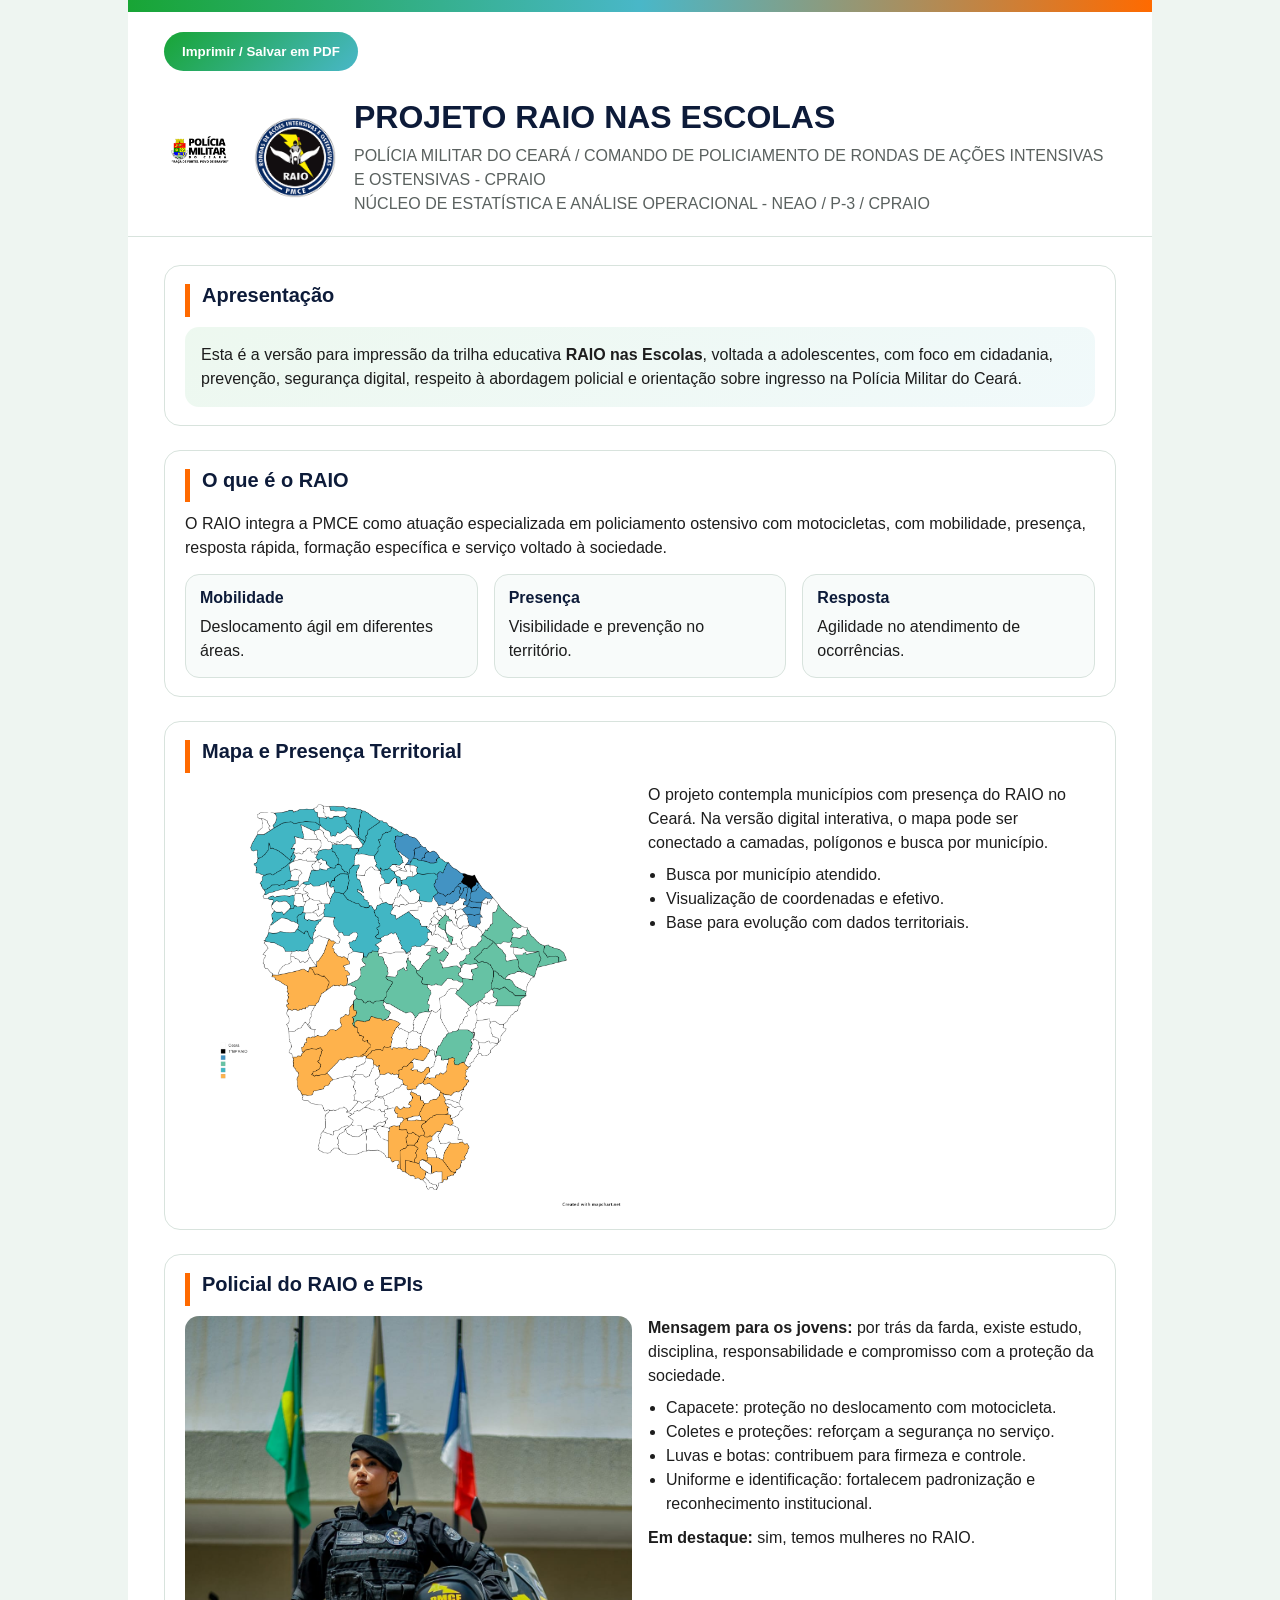
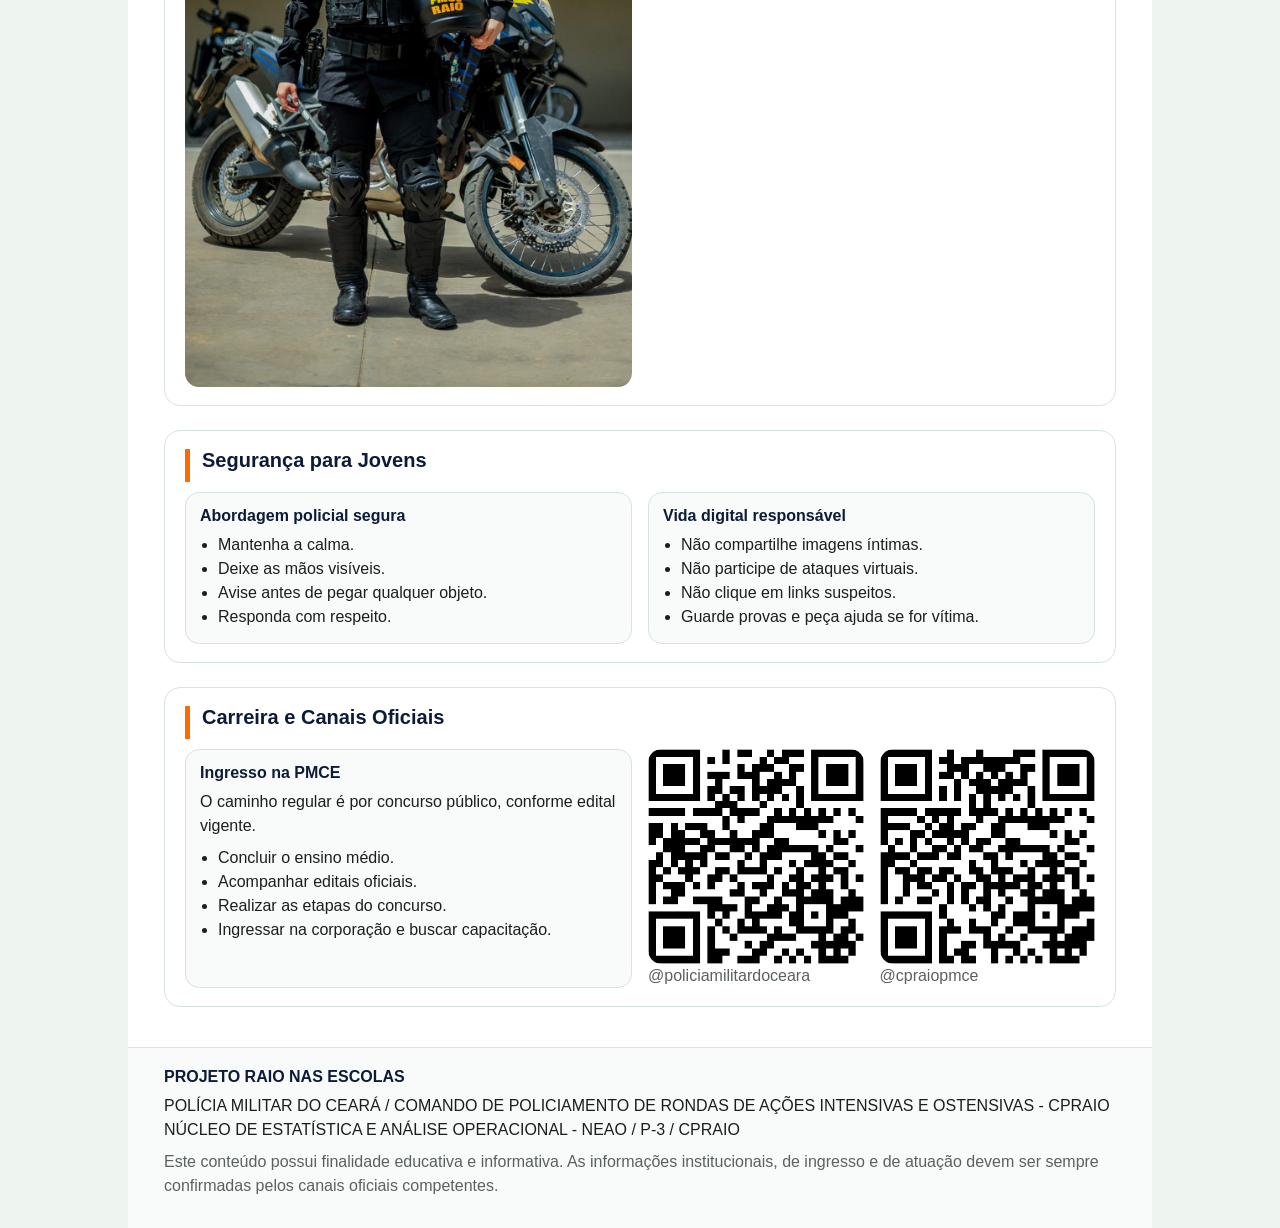
<file: impressao.html>
<!DOCTYPE html>
<html lang="pt-BR">
  <head>
    <meta charset="UTF-8" />
    <meta name="viewport" content="width=device-width, initial-scale=1.0" />
    <title>RAIO nas Escolas | Versão para Impressão</title>
    <style>
      :root {
        --green: #18a535;
        --teal: #49b7c8;
        --orange: #ff6a00;
        --navy: #0d1b39;
        --text: #1d1d1d;
        --muted: #5a615f;
        --paper: #ffffff;
        --line: #d8e3dd;
      }

      * {
        box-sizing: border-box;
      }

      body {
        margin: 0;
        font-family: Arial, Helvetica, sans-serif;
        color: var(--text);
        background: #eef5f1;
      }

      .sheet {
        width: min(100%, 1024px);
        margin: 0 auto;
        background: var(--paper);
        min-height: 100vh;
      }

      .topbar {
        height: 12px;
        background: linear-gradient(90deg, var(--green), var(--teal), var(--orange));
      }

      .header {
        padding: 28px 36px 20px;
        border-bottom: 1px solid var(--line);
      }

      .header-brand {
        display: flex;
        align-items: center;
        gap: 18px;
      }

      .header-brand img {
        width: 72px;
        height: 72px;
        object-fit: contain;
      }

      .header-brand .logo-raio {
        width: 82px;
        height: 82px;
      }

      h1,
      h2,
      h3 {
        margin: 0;
        color: var(--navy);
      }

      h1 {
        font-size: 2rem;
        margin-bottom: 8px;
      }

      h2 {
        font-size: 1.25rem;
        margin-bottom: 10px;
      }

      h3 {
        font-size: 1rem;
        margin-bottom: 8px;
      }

      .header-meta p,
      .footer p,
      .section p,
      li {
        margin: 0;
        line-height: 1.5;
      }

      .header-meta p {
        color: var(--muted);
      }

      .content {
        padding: 28px 36px 40px;
        display: grid;
        gap: 24px;
      }

      .section {
        border: 1px solid var(--line);
        border-radius: 16px;
        padding: 18px 20px;
      }

      .section-title {
        display: inline-block;
        padding-left: 12px;
        border-left: 5px solid var(--orange);
        margin-bottom: 10px;
      }

      .grid-2,
      .grid-3 {
        display: grid;
        gap: 16px;
      }

      .grid-2 {
        grid-template-columns: repeat(2, minmax(0, 1fr));
      }

      .grid-3 {
        grid-template-columns: repeat(3, minmax(0, 1fr));
      }

      .card {
        padding: 14px;
        border-radius: 14px;
        background: #f8fbfa;
        border: 1px solid var(--line);
      }

      .hero-note {
        padding: 16px;
        border-radius: 14px;
        background: linear-gradient(145deg, rgba(24, 165, 53, 0.08), rgba(73, 183, 200, 0.08));
      }

      .image-box img,
      .qr-box img {
        width: 100%;
        border-radius: 14px;
        display: block;
      }

      ul {
        margin: 8px 0 0;
        padding-left: 18px;
      }

      .footer {
        padding: 20px 36px 30px;
        border-top: 1px solid var(--line);
        background: #f8fbfa;
      }

      .footer strong {
        display: block;
        margin-bottom: 8px;
        color: var(--navy);
      }

      .muted {
        color: var(--muted);
      }

      .print-actions {
        padding: 20px 36px 0;
      }

      .print-actions button {
        border: 0;
        border-radius: 999px;
        padding: 12px 18px;
        background: linear-gradient(135deg, var(--green), var(--teal));
        color: #fff;
        font-weight: 700;
        cursor: pointer;
      }

      @media print {
        body {
          background: #fff;
        }

        .sheet {
          width: 100%;
        }

        .print-actions {
          display: none;
        }

        @page {
          size: A4;
          margin: 12mm;
        }
      }
    </style>
  </head>
  <body>
    <div class="sheet">
      <div class="topbar"></div>

      <div class="print-actions">
        <button type="button" onclick="window.print()">Imprimir / Salvar em PDF</button>
      </div>

      <header class="header">
        <div class="header-brand">
          <img src="logo_PMCE.png" alt="Logo da Polícia Militar do Ceará" />
          <img class="logo-raio" src="logo_raio.png" alt="Logo do RAIO" />
          <div class="header-meta">
            <h1>PROJETO RAIO NAS ESCOLAS</h1>
            <p>POLÍCIA MILITAR DO CEARÁ / COMANDO DE POLICIAMENTO DE RONDAS DE AÇÕES INTENSIVAS E OSTENSIVAS - CPRAIO</p>
            <p>NÚCLEO DE ESTATÍSTICA E ANÁLISE OPERACIONAL - NEAO / P-3 / CPRAIO</p>
          </div>
        </div>
      </header>

      <main class="content">
        <section class="section">
          <div class="section-title">
            <h2>Apresentação</h2>
          </div>
          <div class="hero-note">
            <p>
              Esta é a versão para impressão da trilha educativa <strong>RAIO nas Escolas</strong>,
              voltada a adolescentes, com foco em cidadania, prevenção, segurança
              digital, respeito à abordagem policial e orientação sobre ingresso
              na Polícia Militar do Ceará.
            </p>
          </div>
        </section>

        <section class="section">
          <div class="section-title">
            <h2>O que é o RAIO</h2>
          </div>
          <p>
            O RAIO integra a PMCE como atuação especializada em policiamento
            ostensivo com motocicletas, com mobilidade, presença, resposta rápida,
            formação específica e serviço voltado à sociedade.
          </p>
          <div class="grid-3" style="margin-top: 14px;">
            <div class="card"><h3>Mobilidade</h3><p>Deslocamento ágil em diferentes áreas.</p></div>
            <div class="card"><h3>Presença</h3><p>Visibilidade e prevenção no território.</p></div>
            <div class="card"><h3>Resposta</h3><p>Agilidade no atendimento de ocorrências.</p></div>
          </div>
        </section>

        <section class="section">
          <div class="section-title">
            <h2>Mapa e Presença Territorial</h2>
          </div>
          <div class="grid-2">
            <div class="image-box">
              <img src="assets/images/extracted/p12_X41.png" alt="Mapa do Ceará usado como base visual do projeto" />
            </div>
            <div>
              <p>
                O projeto contempla municípios com presença do RAIO no Ceará.
                Na versão digital interativa, o mapa pode ser conectado a camadas,
                polígonos e busca por município.
              </p>
              <ul>
                <li>Busca por município atendido.</li>
                <li>Visualização de coordenadas e efetivo.</li>
                <li>Base para evolução com dados territoriais.</li>
              </ul>
            </div>
          </div>
        </section>

        <section class="section">
          <div class="section-title">
            <h2>Policial do RAIO e EPIs</h2>
          </div>
          <div class="grid-2">
            <div class="image-box">
              <img src="Imagens RAIO/Raio_10.jpeg" alt="Policial feminina do RAIO em imagem institucional" />
            </div>
            <div>
              <p><strong>Mensagem para os jovens:</strong> por trás da farda, existe estudo, disciplina, responsabilidade e compromisso com a proteção da sociedade.</p>
              <ul>
                <li>Capacete: proteção no deslocamento com motocicleta.</li>
                <li>Coletes e proteções: reforçam a segurança no serviço.</li>
                <li>Luvas e botas: contribuem para firmeza e controle.</li>
                <li>Uniforme e identificação: fortalecem padronização e reconhecimento institucional.</li>
              </ul>
              <p style="margin-top: 10px;"><strong>Em destaque:</strong> sim, temos mulheres no RAIO.</p>
            </div>
          </div>
        </section>

        <section class="section">
          <div class="section-title">
            <h2>Segurança para Jovens</h2>
          </div>
          <div class="grid-2">
            <div class="card">
              <h3>Abordagem policial segura</h3>
              <ul>
                <li>Mantenha a calma.</li>
                <li>Deixe as mãos visíveis.</li>
                <li>Avise antes de pegar qualquer objeto.</li>
                <li>Responda com respeito.</li>
              </ul>
            </div>
            <div class="card">
              <h3>Vida digital responsável</h3>
              <ul>
                <li>Não compartilhe imagens íntimas.</li>
                <li>Não participe de ataques virtuais.</li>
                <li>Não clique em links suspeitos.</li>
                <li>Guarde provas e peça ajuda se for vítima.</li>
              </ul>
            </div>
          </div>
        </section>

        <section class="section">
          <div class="section-title">
            <h2>Carreira e Canais Oficiais</h2>
          </div>
          <div class="grid-2">
            <div class="card">
              <h3>Ingresso na PMCE</h3>
              <p>O caminho regular é por concurso público, conforme edital vigente.</p>
              <ul>
                <li>Concluir o ensino médio.</li>
                <li>Acompanhar editais oficiais.</li>
                <li>Realizar as etapas do concurso.</li>
                <li>Ingressar na corporação e buscar capacitação.</li>
              </ul>
            </div>
            <div class="grid-2">
              <div class="qr-box">
                <img src="assets/qrcodes/instagram-pmce.png" alt="QR Code do Instagram da PMCE" />
                <p class="muted">@policiamilitardoceara</p>
              </div>
              <div class="qr-box">
                <img src="assets/qrcodes/instagram-cpraio.png" alt="QR Code do Instagram do CPRAio" />
                <p class="muted">@cpraiopmce</p>
              </div>
            </div>
          </div>
        </section>
      </main>

      <footer class="footer">
        <strong>PROJETO RAIO NAS ESCOLAS</strong>
        <p>POLÍCIA MILITAR DO CEARÁ / COMANDO DE POLICIAMENTO DE RONDAS DE AÇÕES INTENSIVAS E OSTENSIVAS - CPRAIO</p>
        <p>NÚCLEO DE ESTATÍSTICA E ANÁLISE OPERACIONAL - NEAO / P-3 / CPRAIO</p>
        <p class="muted" style="margin-top: 8px;">
          Este conteúdo possui finalidade educativa e informativa. As informações
          institucionais, de ingresso e de atuação devem ser sempre confirmadas
          pelos canais oficiais competentes.
        </p>
      </footer>
    </div>
  </body>
</html>
</file>
